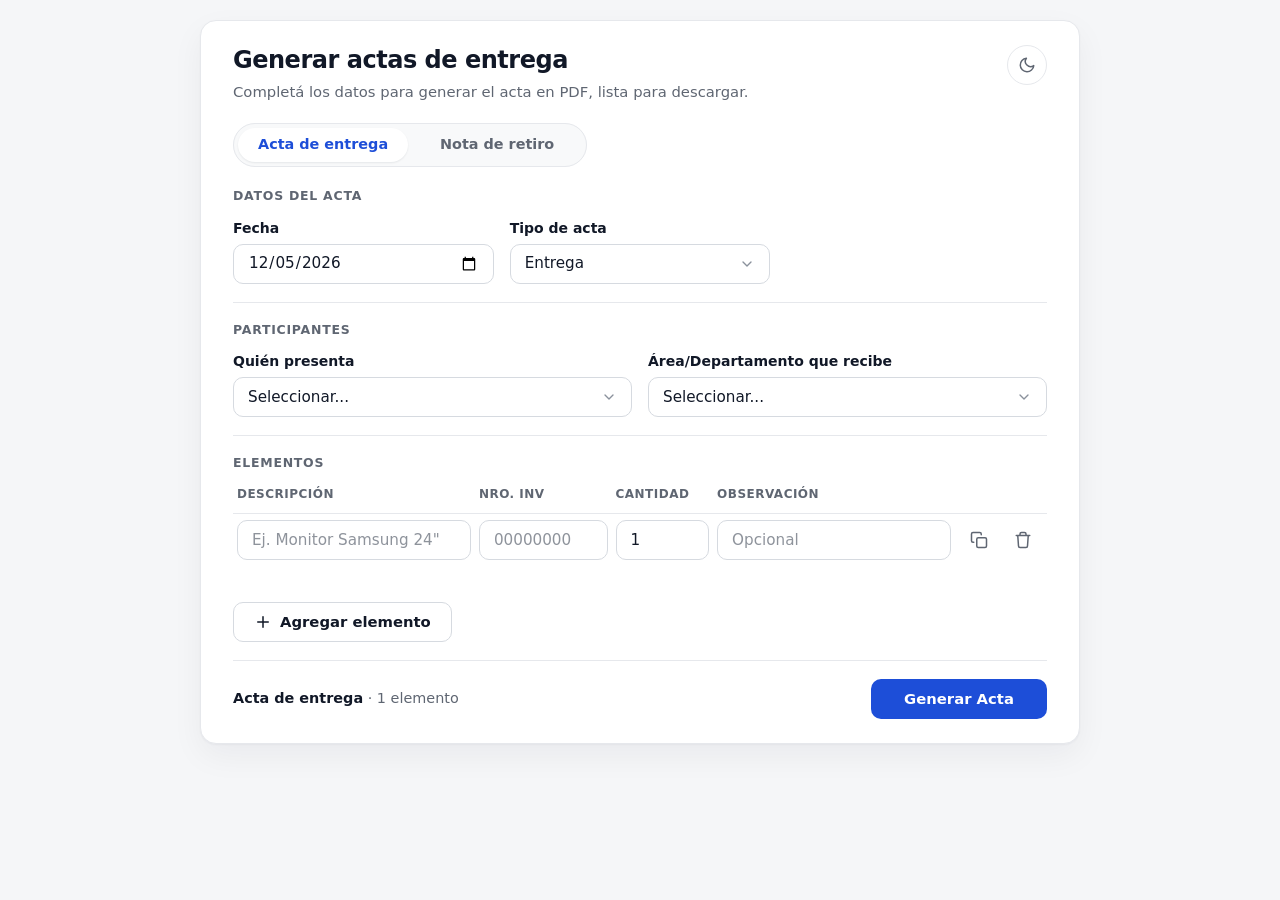
<file: templates/web/index.html>
<!DOCTYPE html>
<html lang="es">
<head>
  <meta charset="UTF-8">
  <meta name="viewport" content="width=device-width, initial-scale=1">
  <title>Generador de Actas</title>
  <link rel="stylesheet" href="style.css">
</head>
<body>
  <div class="card">
    <div class="card-header">
      <div>
        <h1 id="doc-titulo">Generar actas de entrega</h1>
        <p class="subtitle" id="doc-desc">Completá los datos para generar el acta en PDF, lista para descargar.</p>
      </div>
      <button type="button" id="theme-toggle" class="theme-toggle" aria-label="Cambiar a modo oscuro">
        <svg class="icono-luna" viewBox="0 0 24 24" fill="none" stroke="currentColor" stroke-width="2" stroke-linecap="round" stroke-linejoin="round" aria-hidden="true"><path d="M21 12.79A9 9 0 1 1 11.21 3 7 7 0 0 0 21 12.79z"/></svg>
        <svg class="icono-sol" viewBox="0 0 24 24" fill="none" stroke="currentColor" stroke-width="2" stroke-linecap="round" stroke-linejoin="round" aria-hidden="true"><circle cx="12" cy="12" r="4"/><path d="M12 2v2M12 20v2M4.93 4.93l1.41 1.41M17.66 17.66l1.41 1.41M2 12h2M20 12h2M6.34 17.66l-1.41 1.41M19.07 4.93l-1.41 1.41"/></svg>
      </button>
    </div>

    <form id="doc-form">
      <!-- Documento a generar: la nota de retiro vive en el mismo formulario.
           Al cambiarlo se muestran solo las secciones .solo-acta o
           .solo-retiro (ver actualizarDocumento en app.js). -->
      <fieldset class="segmented" id="doc-picker">
        <legend class="sr-only">Documento a generar</legend>
        <label class="segmented-opcion">
          <input type="radio" name="documento" value="acta" checked
                 data-titulo="Generar actas de entrega" data-desc="Completá los datos para generar el acta en PDF, lista para descargar.">
          <span>Acta de entrega</span>
        </label>
        <label class="segmented-opcion">
          <input type="radio" name="documento" value="retiro"
                 data-titulo="Generar nota de retiro" data-desc="Nota a la Guardia Policial de Casa de Gobierno, en PDF.">
          <span>Nota de retiro</span>
        </label>
      </fieldset>

      <section class="form-section">
        <h2 class="solo-acta">Datos del acta</h2>
        <h2 class="solo-retiro" hidden>Datos de la nota</h2>
        <div class="form-grid form-grid--3">
          <label>
            Fecha
            <input type="date" id="fecha" required>
          </label>

          <!-- Los fieldsets ocultos se deshabilitan: así el navegador no
               valida ni envía sus campos. -->
          <fieldset class="form-grid-contents solo-acta">
            <label>
              Tipo de acta
              <select id="tipo">
                <option value="entrega">Entrega</option>
                <option value="recibimiento">Recibimiento</option>
                <option value="ambos">Ambos</option>
              </select>
            </label>

          </fieldset>

          <fieldset class="form-grid-contents solo-retiro" hidden disabled>
            <label>
              Empresa que retira
              <input type="text" id="empresa" placeholder="Ej. Bienes y Servicios 3M" required>
            </label>
          </fieldset>
        </div>
      </section>

      <section class="form-section solo-acta">
        <h2>Participantes</h2>
        <fieldset class="form-grid solo-acta">
          <!-- Mismas opciones que Área/Departamento: app.js las copia de ese
               select, así hay una sola lista que mantener. -->
          <label>
            Quién presenta
            <select id="quienPresenta" required></select>
          </label>

          <!-- Reemplaza al antiguo "Quién recibe": el área es lo que figura en
               el acta. El texto del label cambia según el tipo (ver
               actualizarCamposPorTipo en app.js). -->
          <label>
            <span id="areaDepartamentoTexto">Área/Departamento que recibe</span>
            <select id="areaDepartamento" required>
              <option value="" selected disabled>Seleccionar...</option>
              <option value="Prensa">Prensa</option>
              <option value="Oficina Privada">Oficina Privada</option>
              <option value="Municipios PB">Municipios PB</option>
              <option value="Comunicación">Comunicación</option>
              <option value="FIA">FIA</option>
              <option value="otros">Otros</option>
            </select>
          </label>

          <label class="form-grid-full" hidden>
            Especificar quién presenta
            <input type="text" id="quienPresentaOtro" placeholder="Ej. Fiduciaria">
          </label>

          <label id="areaDepartamentoOtraLabel" class="form-grid-full" hidden>
            Especificar área/departamento
            <input type="text" id="areaDepartamentoOtra">
          </label>
        </fieldset>
      </section>

      <section class="form-section">
        <h2 class="solo-acta">Elementos</h2>
        <h2 class="solo-retiro" hidden>Elementos a retirar</h2>

        <fieldset class="solo-acta">
          <div class="elementos-list">
            <div class="items-head" aria-hidden="true">
              <span>Descripción</span>
              <span>Nro. Inv</span>
              <span>Cantidad</span>
              <span class="col-direccion">Dirección</span>
              <span>Observación</span>
              <span></span>
            </div>
            <div id="elementos-container"></div>
          </div>
        </fieldset>

        <fieldset class="solo-retiro" hidden disabled>
          <div id="retiro-container"></div>
        </fieldset>

        <button type="button" id="agregar-elemento" class="btn btn-secondary">
          <svg viewBox="0 0 24 24" fill="none" stroke="currentColor" stroke-width="2" stroke-linecap="round" aria-hidden="true"><path d="M12 5v14M5 12h14"/></svg>
          Agregar elemento
        </button>
      </section>

      <section class="form-section form-section--acciones">
        <div class="acciones-form">
          <p class="summary" aria-live="polite">
            <span id="resumen-doc">Acta de entrega</span> · <span id="resumen-items">1 elemento</span>
          </p>
          <button type="submit" class="btn btn-primary" id="boton-generar">Generar Acta</button>
        </div>
      </section>
    </form>
  </div>

  <script src="app.js"></script>
</body>
</html>
</file>
<file: templates/web/style.css>
/* Estilo minimal y tranquilo sobre la misma estructura original: una sola
   tarjeta centrada con secciones. Neutros fríos, azul como color de marca,
   sombras muy suaves y espaciado amplio. Todo color sale de estas variables; el modo oscuro
   solo las redefine. */
:root {
  --color-bg: #f5f6f8;
  --color-card: #ffffff;
  --color-subtle: #f8f9fa;
  --color-border: #e6e8ec;
  --color-input-border: #d6dae0;
  --color-text: #111827;
  --color-text-muted: #5f6672;
  --color-primary: #1d4ed8;
  --color-primary-hover: #1e40af;
  --color-on-primary: #ffffff;
  --color-primary-ink: #1d4ed8;
  --color-primary-soft: #eff6ff;
  --color-danger: #dc2626;
  --color-danger-soft: #fef2f2;
  --color-input-bg: #ffffff;
  --color-focus-ring: rgba(29, 78, 216, 0.18);
  --shadow-card: 0 1px 2px rgba(17, 24, 39, 0.04), 0 12px 32px rgba(17, 24, 39, 0.05);
  --shadow-chip: 0 1px 2px rgba(17, 24, 39, 0.08);
  --radius: 10px;
  --radius-lg: 16px;
  --ease: cubic-bezier(0.2, 0, 0, 1);
  --font: "Segoe UI Variable Text", "Segoe UI", system-ui, -apple-system, Roboto, "Helvetica Neue", Arial, sans-serif;
}

/* Modo oscuro: redefine las mismas variables, así que todo lo que ya usa
   var(--color-*) se actualiza solo, sin reglas duplicadas por elemento. */
body.dark-theme {
  --color-bg: #0f1115;
  --color-card: #171a20;
  --color-subtle: #1c2027;
  --color-border: #262a33;
  --color-input-border: #343a45;
  --color-text: #e8eaed;
  --color-text-muted: #9aa1ac;
  --color-primary: #60a5fa;
  --color-primary-hover: #93c5fd;
  --color-on-primary: #0b1b3a;
  --color-primary-ink: #93c5fd;
  --color-primary-soft: rgba(96, 165, 250, 0.12);
  --color-danger: #f87171;
  --color-danger-soft: rgba(248, 113, 113, 0.12);
  --color-input-bg: #1d2129;
  --color-focus-ring: rgba(96, 165, 250, 0.25);
  --shadow-card: 0 1px 2px rgba(0, 0, 0, 0.3), 0 12px 32px rgba(0, 0, 0, 0.2);
  --shadow-chip: 0 1px 2px rgba(0, 0, 0, 0.4);
  color-scheme: dark;
}

*,
*::before,
*::after {
  box-sizing: border-box;
}

/* Sin esto, reglas con display (block/grid/contents) le ganan al [hidden]
   por defecto del navegador y el elemento queda visible igual. */
[hidden] {
  display: none !important;
}

.sr-only {
  position: absolute;
  width: 1px;
  height: 1px;
  overflow: hidden;
  clip: rect(0 0 0 0);
  white-space: nowrap;
}

body {
  margin: 0;
  padding: 1.25rem 1rem;
  font-family: var(--font);
  line-height: 1.5;
  background: var(--color-bg);
  color: var(--color-text);
  -webkit-font-smoothing: antialiased;
  transition: background-color 0.2s ease, color 0.2s ease;
}

button {
  cursor: pointer;
  font: inherit;
}

:focus-visible {
  outline: 2px solid var(--color-primary);
  outline-offset: 2px;
}

fieldset {
  min-width: 0;
  margin: 0;
  padding: 0;
  border: 0;
}

/* === Tarjeta === */

.card {
  max-width: 880px;
  margin: 0 auto;
  padding: 1.5rem 2rem;
  background: var(--color-card);
  border: 1px solid var(--color-border);
  border-radius: var(--radius-lg);
  box-shadow: var(--shadow-card);
  transition: background-color 0.2s ease, border-color 0.2s ease;
}

.card-header {
  display: flex;
  align-items: flex-start;
  justify-content: space-between;
  gap: 1rem;
  margin-bottom: 1.25rem;
}

h1 {
  margin: 0 0 0.375rem;
  font-size: 1.5rem;
  font-weight: 650;
  letter-spacing: -0.02em;
  line-height: 1.25;
}

.subtitle {
  margin: 0;
  color: var(--color-text-muted);
  font-size: 0.925rem;
}

.theme-toggle {
  display: inline-flex;
  align-items: center;
  justify-content: center;
  flex-shrink: 0;
  width: 2.5rem;
  height: 2.5rem;
  border: 1px solid var(--color-border);
  border-radius: 999px;
  background: var(--color-card);
  color: var(--color-text-muted);
  transition: border-color 0.2s ease, color 0.2s ease, background-color 0.2s ease;
}

.theme-toggle:hover {
  background: var(--color-subtle);
  color: var(--color-text);
}

.theme-toggle svg {
  width: 1.125rem;
  height: 1.125rem;
}

.icono-sol,
body.dark-theme .icono-luna {
  display: none;
}

body.dark-theme .icono-sol {
  display: block;
}

/* === Selector de documento (radios con aspecto de control segmentado) === */

.segmented {
  display: inline-grid;
  grid-auto-flow: column;
  grid-auto-columns: 1fr;
  gap: 0.25rem;
  margin-bottom: 1.25rem;
  padding: 0.25rem;
  border-radius: 999px;
  background: var(--color-subtle);
  border: 1px solid var(--color-border);
}

.segmented-opcion {
  position: relative;
}

.segmented-opcion input {
  position: absolute;
  inset: 0;
  width: 100%;
  height: 100%;
  margin: 0;
  opacity: 0;
  cursor: pointer;
}

.segmented-opcion span {
  display: flex;
  align-items: center;
  justify-content: center;
  height: 2.125rem;
  padding: 0 1.25rem;
  border-radius: 999px;
  color: var(--color-text-muted);
  font-size: 0.9rem;
  font-weight: 550;
  white-space: nowrap;
  transition: background-color 0.2s ease, color 0.2s ease, box-shadow 0.2s ease;
}

.segmented-opcion:hover span {
  color: var(--color-text);
}

.segmented-opcion input:checked + span {
  background: var(--color-card);
  color: var(--color-primary-ink);
  font-weight: 600;
  box-shadow: var(--shadow-chip);
}

.segmented-opcion input:focus-visible + span {
  outline: 2px solid var(--color-primary);
  outline-offset: 1px;
}

/* === Secciones === */

.form-section {
  padding-bottom: 1.125rem;
  margin-bottom: 1.125rem;
  border-bottom: 1px solid var(--color-border);
}

.form-section:last-child {
  padding-bottom: 0;
  margin-bottom: 0;
  border-bottom: none;
}

.form-section h2 {
  margin: 0 0 0.75rem;
  color: var(--color-text-muted);
  font-size: 0.78rem;
  font-weight: 600;
  letter-spacing: 0.06em;
  text-transform: uppercase;
}

.form-grid {
  display: grid;
  grid-template-columns: 1fr;
  gap: 1rem;
}

@media (min-width: 600px) {
  .form-grid {
    grid-template-columns: 1fr 1fr;
  }
}

/* Datos generales en una sola fila (Fecha | Tipo | Área) para que el
   formulario entre en pantalla sin scroll. En la nota, Empresa ocupa el
   espacio de Tipo y Área. */
@media (min-width: 760px) {
  .form-grid--3 {
    grid-template-columns: repeat(3, minmax(0, 1fr));
  }

  .form-grid--3 .solo-retiro label {
    grid-column: span 2;
  }
}

/* Estos fieldsets solo agrupan para habilitar/deshabilitar; sus labels se
   acomodan en la grilla como si fueran hijos directos de .form-grid. */
.form-grid-contents {
  display: contents;
}

.form-grid-full {
  grid-column: 1 / -1;
}

/* === Campos === */

form label {
  display: block;
  font-size: 0.875rem;
  font-weight: 550;
}

form input,
form select {
  display: block;
  width: 100%;
  height: 2.5rem;
  margin-top: 0.3rem;
  padding: 0 0.875rem;
  border: 1px solid var(--color-input-border);
  border-radius: var(--radius);
  background: var(--color-input-bg);
  color: var(--color-text);
  font: inherit;
  font-size: 0.95rem;
  font-weight: 400;
  transition: border-color 0.2s ease, box-shadow 0.2s ease, background-color 0.2s ease;
}

/* Flecha propia, más fina que la del navegador; el gris medio se lee en los
   dos temas (un data URI no puede usar variables CSS). */
form select {
  appearance: none;
  padding-right: 2.5rem;
  background-image: url("data:image/svg+xml,%3Csvg xmlns='http://www.w3.org/2000/svg' viewBox='0 0 24 24' fill='none' stroke='%238a919c' stroke-width='2' stroke-linecap='round' stroke-linejoin='round'%3E%3Cpath d='m6 9 6 6 6-6'/%3E%3C/svg%3E");
  background-repeat: no-repeat;
  background-position: right 0.875rem center;
  background-size: 1rem;
  cursor: pointer;
}

/* Lista desplegada con bordes redondeados y sombra suave. Solo en navegadores
   con select personalizable (Chrome/Edge 135+); el resto muestra la lista
   nativa del sistema, igual que antes. */
@supports (appearance: base-select) {
  form select,
  form select::picker(select) {
    appearance: base-select;
  }

  /* Con base-select el texto ya no se centra solo en el alto fijo del campo
     (display: block lo deja arriba). */
  form select {
    display: flex;
    align-items: center;
  }

  form select::picker-icon {
    display: none;
  }

  form select::picker(select) {
    margin-top: 0.25rem;
    padding: 0.25rem;
    border: 1px solid var(--color-border);
    border-radius: var(--radius);
    background: var(--color-card);
    color: var(--color-text);
    box-shadow: var(--shadow-card);
  }

  form select option {
    padding: 0.5rem 0.75rem;
    border-radius: 6px;
    cursor: pointer;
  }

  form select option:hover,
  form select option:focus-visible {
    background: var(--color-subtle);
    outline: none;
  }

  form select option:checked {
    background: var(--color-primary-soft);
    color: var(--color-primary-ink);
    font-weight: 500;
  }

  form select option::checkmark {
    display: none;
  }

  form select option:disabled {
    color: var(--color-text-muted);
    cursor: default;
  }
}

form input::placeholder {
  color: var(--color-text-muted);
  opacity: 0.7;
}

form input:hover,
form select:hover {
  border-color: var(--color-text-muted);
}

form input:focus,
form select:focus {
  outline: none;
  border-color: var(--color-primary);
  box-shadow: 0 0 0 4px var(--color-focus-ring);
}

/* Error junto al campo, solo después de que el usuario interactuó con él
   o intentó enviar, para no marcar todo en rojo al cargar. */
form input:user-invalid,
form select:user-invalid {
  border-color: var(--color-danger);
}

form input:user-invalid:focus,
form select:user-invalid:focus {
  box-shadow: 0 0 0 4px var(--color-danger-soft);
}

/* Sin esto, el autocompletado del navegador fuerza fondo blanco y texto
   oscuro con sus propios estilos internos, ignorando el tema activo. */
form input:-webkit-autofill,
form input:-webkit-autofill:hover,
form input:-webkit-autofill:focus {
  -webkit-text-fill-color: var(--color-text);
  caret-color: var(--color-text);
  -webkit-box-shadow: 0 0 0 1000px var(--color-input-bg) inset;
  box-shadow: 0 0 0 1000px var(--color-input-bg) inset;
  transition: background-color 5000s ease-in-out 0s;
}

/* === Elementos === */

.form-section:has(#elementos-container) {
  container-type: inline-size;
}

.elemento-row {
  animation: aparecer 0.2s var(--ease);
}

@keyframes aparecer {
  from {
    opacity: 0;
    transform: translateY(-4px);
  }
}

/* La numeración de filas no forma parte del diseño original. */
.elemento-numero {
  display: none;
}

.campo {
  display: block;
  min-width: 0;
  font-weight: 500;
}

.campo-label {
  display: block;
  color: var(--color-text-muted);
  font-size: 0.8rem;
}

.campo input,
.campo select {
  margin-top: 0.3rem;
}

.elemento-acciones {
  display: flex;
  justify-content: flex-end;
  gap: 0.25rem;
}

.icon-btn {
  display: inline-flex;
  align-items: center;
  justify-content: center;
  width: 2.5rem;
  height: 2.5rem;
  padding: 0;
  border: 0;
  border-radius: var(--radius);
  background: transparent;
  color: var(--color-text-muted);
  transition: background-color 0.2s ease, color 0.2s ease;
}

.icon-btn svg {
  width: 1.125rem;
  height: 1.125rem;
}

.icon-btn:hover {
  background: var(--color-primary-soft);
  color: var(--color-primary-ink);
}

.icon-btn--danger:hover {
  background: var(--color-danger-soft);
  color: var(--color-danger);
}

/* Angosto: cada elemento del acta es un bloque suave con sus labels
   visibles; sin scroll horizontal. */
.items-head {
  display: none;
}

.elemento-row {
  display: grid;
  grid-template-columns: repeat(2, minmax(0, 1fr));
  grid-template-areas:
    "desc desc"
    "inv cant"
    "dir dir"
    "obs obs"
    "acc acc";
  gap: 0.75rem;
  margin-bottom: 0.75rem;
  padding: 1rem;
  border: 1px solid var(--color-border);
  border-radius: var(--radius);
  background: var(--color-subtle);
}

/* Sin columna Dirección (tipo distinto de "ambos") se saca su fila. */
body:not(.modo-ambos) .elemento-row {
  grid-template-areas:
    "desc desc"
    "inv cant"
    "obs obs"
    "acc acc";
}

.elemento-row .elemento-acciones { grid-area: acc; }
.elemento-row .campo--descripcion { grid-area: desc; }
.elemento-row .campo:has(.elemento-nroInventario) { grid-area: inv; }
.elemento-row .campo:has(.elemento-cantidad) { grid-area: cant; }
.elemento-row .campo:has(.elemento-direccion) { grid-area: dir; }
.elemento-row .campo--observacion { grid-area: obs; }

/* Ancho suficiente: tabla compacta con cabecera, como el diseño original;
   los labels de cada fila quedan solo para lectores de pantalla. */
@container (min-width: 680px) {
  .items-head,
  .elemento-row {
    display: grid;
    /* Descripción | Nro. Inv | Cantidad | Observación | Botones. La columna
       de botones tiene ancho fijo: cabecera y filas son grids separados y
       con auto quedarían desalineados. */
    grid-template-columns: minmax(0, 2fr) minmax(0, 1.1fr) minmax(0, 0.8fr) minmax(0, 2fr) 5.25rem;
    grid-template-areas: none;
    gap: 0.5rem;
    align-items: center;
  }

  body.modo-ambos .items-head,
  body.modo-ambos .elemento-row {
    /* Se inserta la columna de Dirección entre Cantidad y Observación. */
    grid-template-columns: minmax(0, 2fr) minmax(0, 1.1fr) minmax(0, 0.8fr) minmax(0, 1.1fr) minmax(0, 2fr) 5.25rem;
  }

  .elemento-row > * {
    grid-area: auto !important;
  }

  .items-head {
    padding: 0 0.25rem 0.625rem;
    color: var(--color-text-muted);
    font-size: 0.75rem;
    font-weight: 600;
    letter-spacing: 0.04em;
    text-transform: uppercase;
  }

  .elemento-row {
    margin: 0;
    padding: 0.375rem 0.25rem;
    border: 0;
    border-top: 1px solid var(--color-border);
    border-radius: 0;
    background: transparent;
    transition: background-color 0.2s ease;
  }

  .elemento-row:hover,
  .elemento-row:focus-within {
    background: var(--color-subtle);
  }

  .elemento-row input,
  .elemento-row select {
    height: 2.5rem;
    margin-top: 0;
  }

  .elemento-row .campo-label {
    position: absolute;
    width: 1px;
    height: 1px;
    overflow: hidden;
    clip: rect(0 0 0 0);
    white-space: nowrap;
  }
}

/* Fila de la nota de retiro: solo descripción + quitar, en todo ancho. Se
   selecciona por id para ganarle a las reglas de la tabla del acta (ej.
   body.modo-ambos .elemento-row), que comparten la clase .elemento-row. */
#retiro-container .elemento-row {
  grid-template-columns: minmax(0, 1fr) auto;
  grid-template-areas: none;
  align-items: center;
  gap: 0.5rem;
  margin-bottom: 0.5rem;
  padding: 0;
  border: 0;
  background: transparent;
}

/* En pantallas anchas el campo ocupa la mitad y el botón de quitar queda
   pegado a su derecha; en celular sigue a todo el ancho. */
@media (min-width: 600px) {
  #retiro-container .elemento-row {
    grid-template-columns: minmax(0, 50%) auto;
    justify-content: start;
  }
}

.elemento-row--simple > * {
  grid-area: auto !important;
}

.elemento-row--simple input {
  margin-top: 0;
}

/* === Botones === */

.btn {
  display: inline-flex;
  align-items: center;
  justify-content: center;
  gap: 0.5rem;
  height: 2.5rem;
  padding: 0 1.25rem;
  border: 1px solid transparent;
  border-radius: var(--radius);
  font-size: 0.925rem;
  font-weight: 600;
  white-space: nowrap;
  transition: background-color 0.2s ease, border-color 0.2s ease, color 0.2s ease, transform 0.1s ease;
}

.btn svg {
  width: 1.125rem;
  height: 1.125rem;
}

.btn:active:not(:disabled) {
  transform: scale(0.98);
}

.btn:disabled {
  opacity: 0.7;
  cursor: progress;
}

.btn-primary {
  min-width: 11rem;
  background: var(--color-primary);
  color: var(--color-on-primary);
}

.btn-primary:hover:not(:disabled) {
  background: var(--color-primary-hover);
}

.btn-secondary {
  margin-top: 0.75rem;
  background: var(--color-card);
  border-color: var(--color-input-border);
  color: var(--color-text);
}

.btn-secondary:hover:not(:disabled) {
  border-color: var(--color-primary);
  color: var(--color-primary-ink);
  background: var(--color-primary-soft);
}

.spinner {
  display: inline-block;
  width: 1rem;
  height: 1rem;
  border: 2px solid currentColor;
  border-right-color: transparent;
  border-radius: 50%;
  animation: girar 0.6s linear infinite;
}

@keyframes girar {
  to {
    transform: rotate(360deg);
  }
}

.acciones-form {
  display: flex;
  align-items: center;
  justify-content: space-between;
  gap: 1rem;
  flex-wrap: wrap;
}

.summary {
  margin: 0;
  color: var(--color-text-muted);
  font-size: 0.9rem;
}

#resumen-doc {
  color: var(--color-text);
  font-weight: 600;
}

/* === Toast === */

.toast {
  position: fixed;
  top: 1.25rem;
  right: 1.25rem;
  z-index: 1000;
  display: flex;
  align-items: center;
  gap: 0.75rem;
  max-width: min(26rem, calc(100vw - 2.5rem));
  padding: 0.875rem 1rem;
  border: 1px solid var(--color-border);
  border-radius: var(--radius);
  background: var(--color-card);
  color: var(--color-text);
  font-size: 0.925rem;
  box-shadow: var(--shadow-card);
  opacity: 0;
  transform: translateY(-8px);
  transition: opacity 0.25s var(--ease), transform 0.25s var(--ease);
}

/* Punto de color como indicador de estado, sin depender solo del color:
   el texto del mensaje ya dice si fue éxito o error. */
.toast::before {
  content: "";
  flex-shrink: 0;
  width: 0.5rem;
  height: 0.5rem;
  border-radius: 50%;
}

.toast-visible {
  opacity: 1;
  transform: translateY(0);
}

.toast-exito::before {
  background: var(--color-primary);
}

.toast-error::before {
  background: var(--color-danger);
}

.toast-link {
  flex-shrink: 0;
  margin-left: auto;
  color: var(--color-primary-ink);
  font-weight: 600;
}

/* === Pantallas chicas === */

@media (max-width: 560px) {
  body {
    padding: 1rem 0.75rem;
  }

  .card {
    padding: 1.25rem;
    border-radius: 12px;
  }

  .segmented {
    display: grid;
    width: 100%;
  }

  .segmented-opcion span {
    padding: 0 0.5rem;
  }

  .acciones-form .btn-primary {
    width: 100%;
  }
}

@media (prefers-reduced-motion: reduce) {
  *,
  *::before,
  *::after {
    animation-duration: 0.01ms !important;
    animation-iteration-count: 1 !important;
    transition-duration: 0.01ms !important;
  }

  .spinner {
    animation-duration: 1.2s !important;
    animation-iteration-count: infinite !important;
  }
}
</file>
